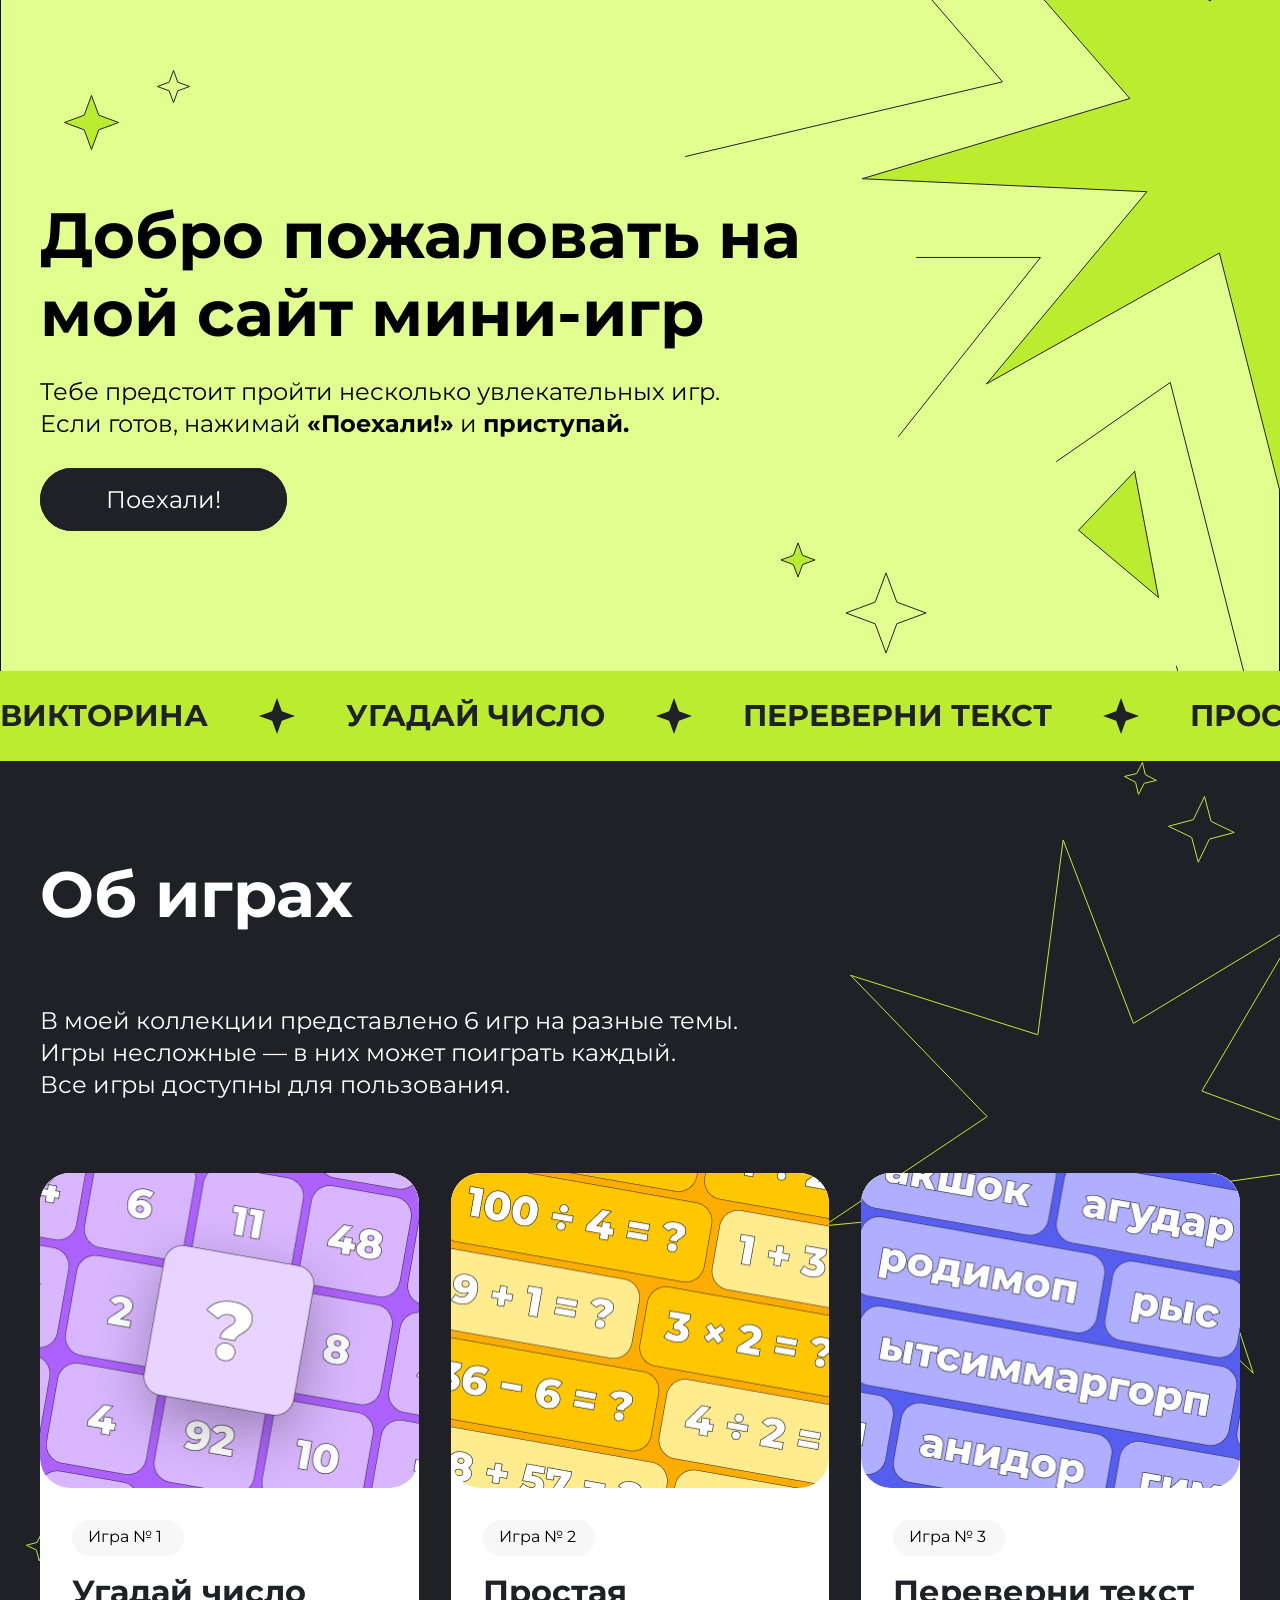
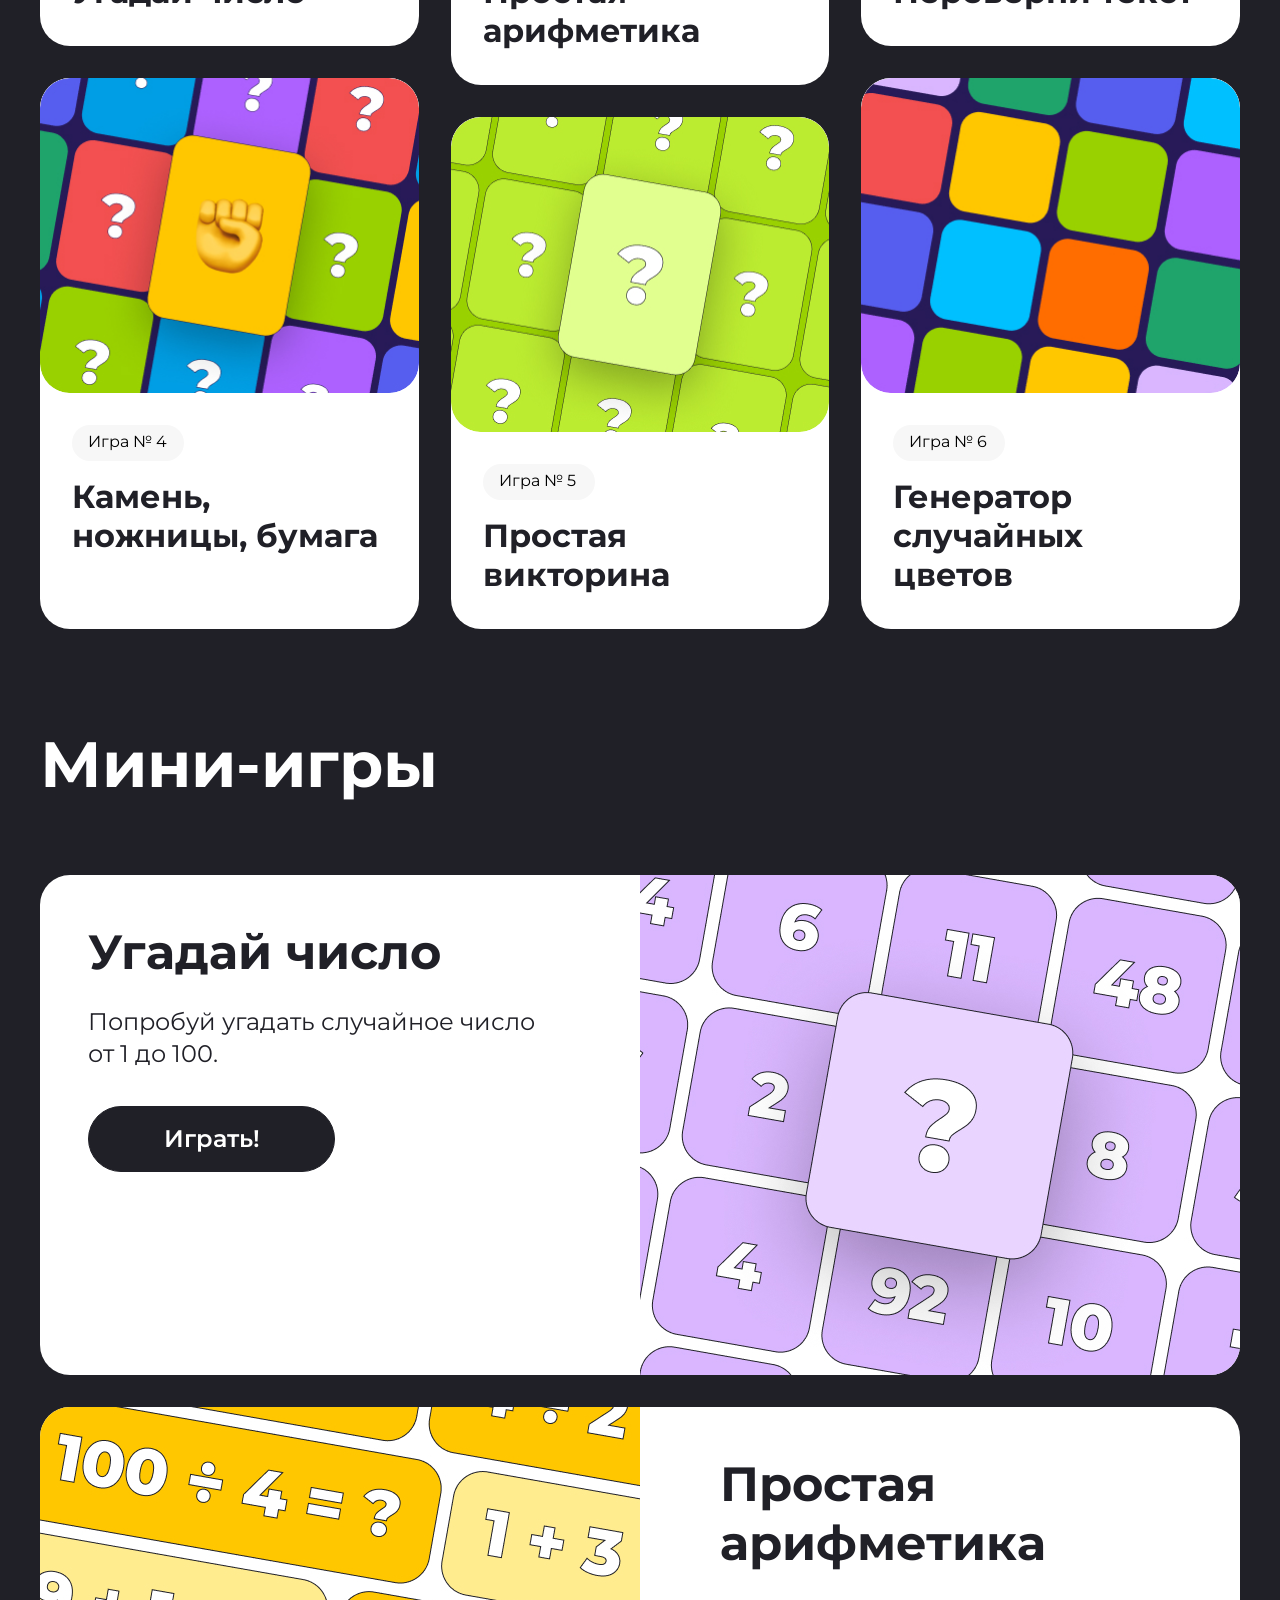
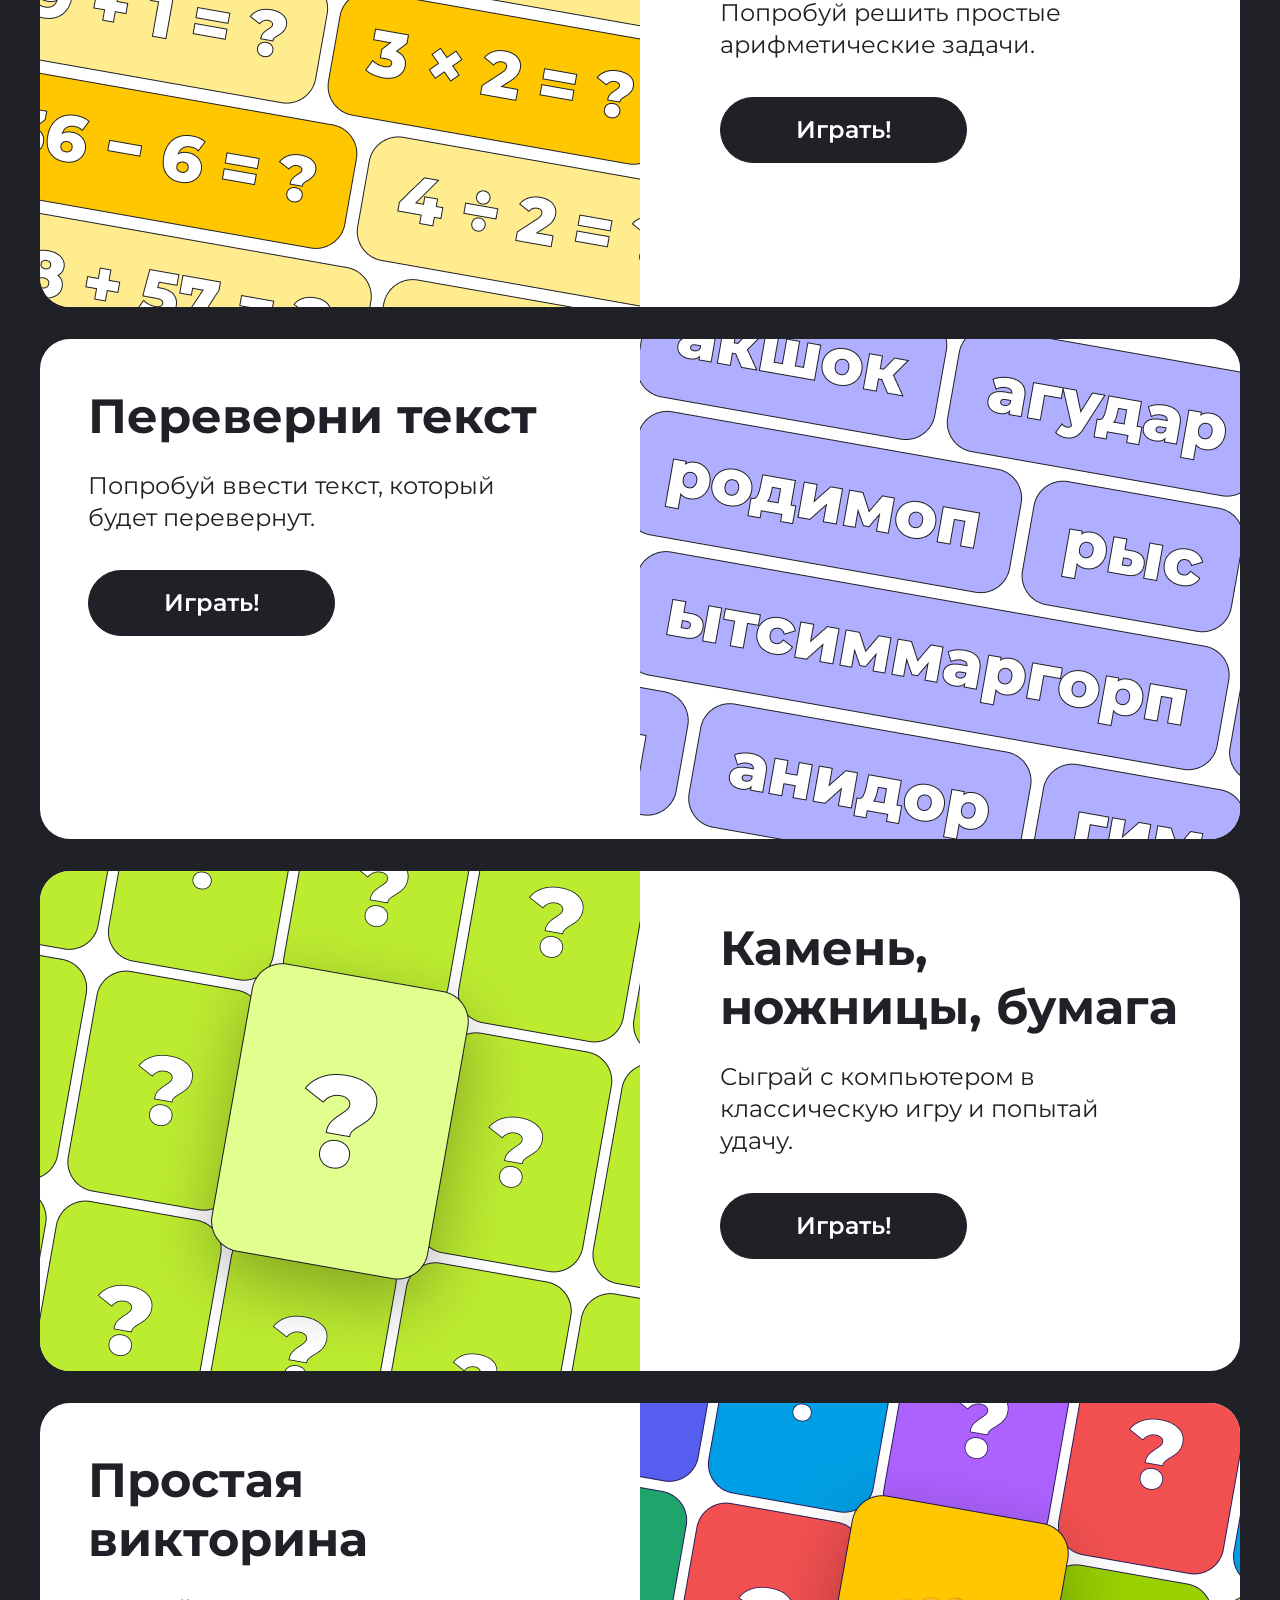
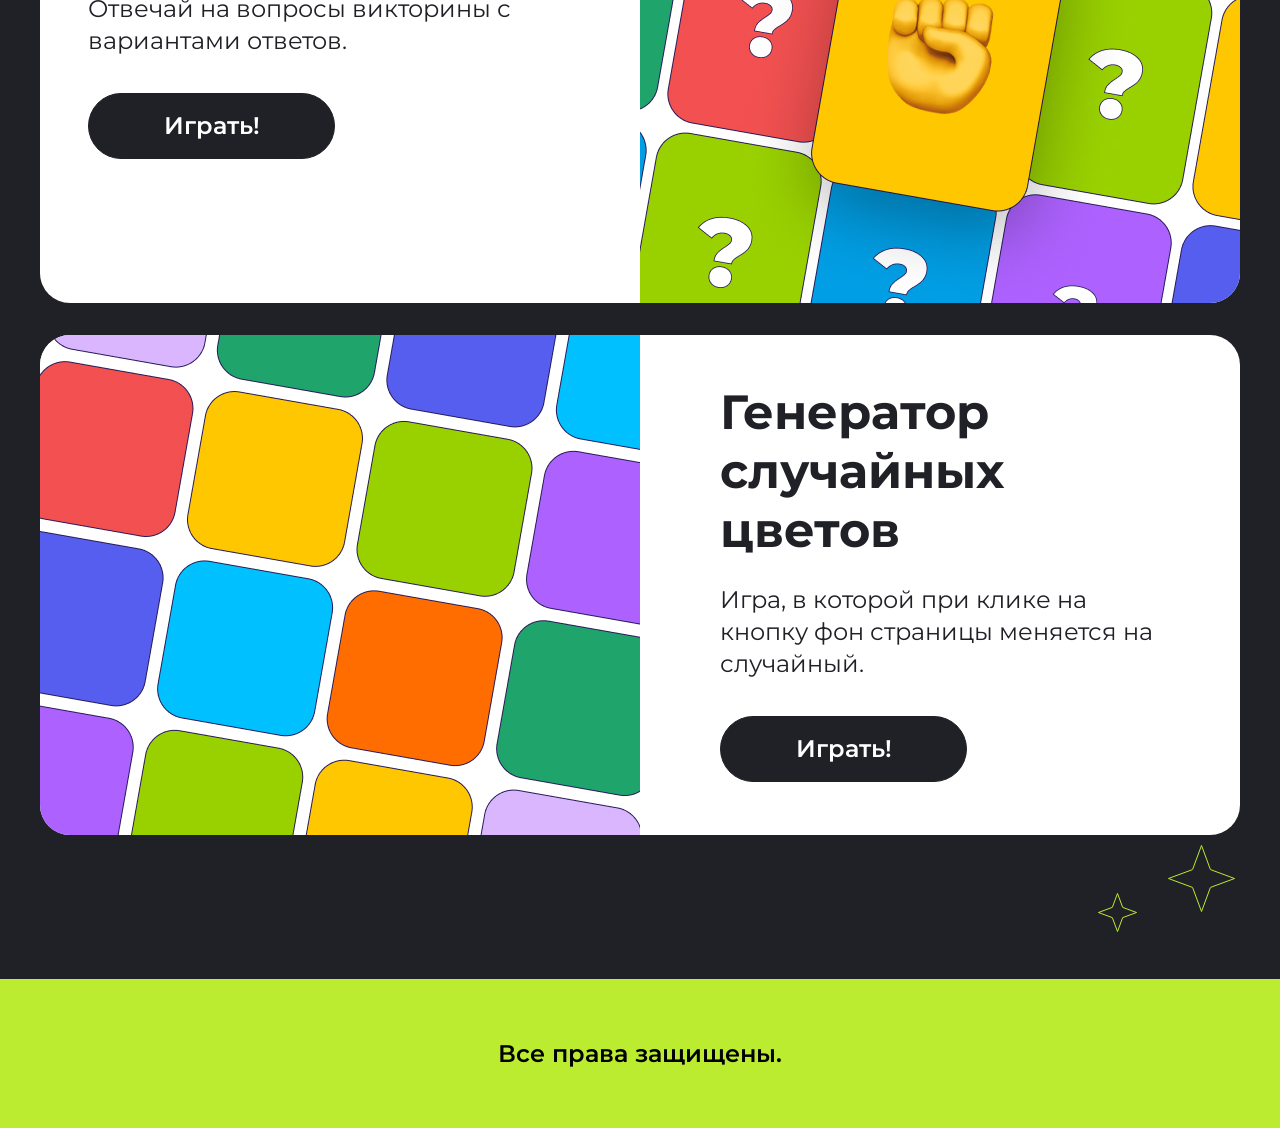
<file: index.html>
<!DOCTYPE html>
<html lang="ru">

<head>
    <meta charset="UTF-8">
    <meta name="viewport" content="width=device-width, initial-scale=1.0">
    <title>Homework 1</title>
    <link rel="stylesheet" href="./index.css">
    <link rel="preconnect" href="https://fonts.googleapis.com">
    <link rel="preconnect" href="https://fonts.gstatic.com" crossorigin>
    <link href="https://fonts.googleapis.com/css2?family=Montserrat:ital,wght@0,100..900;1,100..900&display=swap"
        rel="stylesheet">
    <meta name="viewport" content="width=device-width, initial-scale=1.0">
    <link rel="stylesheet" href="./mobail.css">
</head>

<body>
    <div class="hero center ">
        <svg class="hero__blok-star" width="128" height="82" viewBox="0 0 128 82" fill="none"
            xmlns="http://www.w3.org/2000/svg">
            <path
                d="M35.7285 45.9756L35.8086 46.1914L36.0244 46.2715L55.5586 53.5L36.0244 60.7285L35.8086 60.8086L35.7285 61.0244L28.5 80.5586L21.2715 61.0244L21.1914 60.8086L20.9756 60.7285L1.44043 53.5L20.9756 46.2715L21.1914 46.1914L21.2715 45.9756L28.5 26.4404L35.7285 45.9756Z"
                fill="#BCEC30" stroke="#202027" />
            <path
                d="M114.758 12.9473L114.838 13.1621L115.053 13.2422L126.559 17.5L115.053 21.7578L114.838 21.8379L114.758 22.0527L110.5 33.5586L106.242 22.0527L106.162 21.8379L105.947 21.7578L94.4404 17.5L105.947 13.2422L106.162 13.1621L106.242 12.9473L110.5 1.44043L114.758 12.9473Z"
                stroke="#202027" />
        </svg>
        <svg class="hero__mobile-star1" width="75" height="68" viewBox="0 0 75 68" fill="none"
            xmlns="http://www.w3.org/2000/svg">
            <path
                d="M21.7578 45.9473L21.8379 46.1621L22.0527 46.2422L33.5586 50.5L22.0527 54.7578L21.8379 54.8379L21.7578 55.0527L17.5 66.5586L13.2422 55.0527L13.1621 54.8379L12.9473 54.7578L1.44043 50.5L12.9473 46.2422L13.1621 46.1621L13.2422 45.9473L17.5 34.4404L21.7578 45.9473Z"
                fill="#BCEC30" stroke="#202027" />
            <path
                d="M66.8672 7.83789L66.9473 8.05273L67.1621 8.13281L73.5586 10.5L67.1621 12.8672L66.9473 12.9473L66.8672 13.1621L64.5 19.5586L62.1328 13.1621L62.0527 12.9473L61.8379 12.8672L55.4404 10.5L61.8379 8.13281L62.0527 8.05273L62.1328 7.83789L64.5 1.44043L66.8672 7.83789Z"
                stroke="#202027" />
        </svg>

        <svg class="hero__blok-big-star" width="1075" height="1131" viewBox="0 0 1075 1131" fill="none"
            xmlns="http://www.w3.org/2000/svg">
            <path d="M241.293 323.457L317.5 411.837L0.5 486.457" stroke="#202027" stroke-linecap="round" />
            <path
                d="M708.182 381.863C717.611 384.488 980.016 495.421 980.016 495.421L701.611 525.305L877.494 751.117L629.536 596.869L604.272 858.313L534.384 582.988L301.438 713.95L461.905 521.723L177.13 508.746L444.803 428.483L245.904 199.416L525.536 330.96L589.531 77.147L618.268 331.505L872.98 156.059L708.182 381.863Z"
                fill="#BCEC30" stroke="#202027" stroke-miterlimit="10" stroke-linecap="round" />
            <path d="M231.582 587.457H355.5L213.5 766.457" stroke="#202027" stroke-linecap="round" />
            <path d="M371.5 791.502L485.26 712.457L591.382 1130.46" stroke="#202027" stroke-linecap="round" />
            <path d="M449.659 801.457L393.5 860.222L473.5 927.457L449.659 801.457Z" fill="#BCEC30" stroke="#202027"
                stroke-linecap="round" />
            <path d="M491.5 996.457L525.5 1120.46" stroke="#202027" stroke-linecap="round" />
            <path
                d="M117.527 885.134L117.607 885.349L117.823 885.429L130.059 889.957L117.823 894.484L117.607 894.564L117.527 894.78L113 907.015L108.473 894.78L108.393 894.564L108.177 894.484L95.9404 889.957L108.177 885.429L108.393 885.349L108.473 885.134L113 872.897L117.527 885.134Z"
                fill="#BCEC30" stroke="#202027" />
            <path
                d="M211.74 931.922L211.819 932.137L212.035 932.217L241.059 942.957L212.035 953.697L211.819 953.776L211.74 953.992L201 983.015L190.26 953.992L190.181 953.776L189.965 953.697L160.94 942.957L189.965 932.217L190.181 932.137L190.26 931.922L201 902.897L211.74 931.922Z"
                stroke="#202027" />
        </svg>
        <svg class="hero__mobile-star" width="160" height="155" viewBox="0 0 160 155" fill="none"
            xmlns="http://www.w3.org/2000/svg">
            <path
                d="M163.245 10.1084C166.091 10.8901 245.303 43.9262 245.303 43.9262L161.261 52.8255L214.355 120.072L139.504 74.1374L131.878 151.995L110.781 70.0034L40.4614 109.004L88.9017 51.7588L2.93664 47.8942L83.7388 23.992L23.6975 -44.2244L108.11 -5.0504L127.428 -80.6361L136.103 -4.88818L212.993 -57.1361L163.245 10.1084Z"
                fill="#BCEC30" stroke="#202027" stroke-miterlimit="10" stroke-linecap="round" />
        </svg>

        <div class="hero__blok ">
            <h1 class="hero__title">Добро пожаловать на мой сайт мини-игр</h1>
            <p class="hero__paragraph">Тебе предстоит пройти несколько увлекательных игр. Если готов, нажимай <span
                    class="hero__accent">«Поехали!»</span> и
                <span class="hero__accent">приступай.</span>
            </p>
            <a href="#games" class="button">Поехали!</a>
        </div>
        <svg class="hero__mobile-star3" width="70" height="64" viewBox="0 0 70 64" fill="none"
            xmlns="http://www.w3.org/2000/svg">
            <path
                d="M10.9619 6.74316L11.042 6.95801L11.2568 7.03809L16.5586 9L11.2568 10.9619L11.042 11.042L10.9619 11.2568L9 16.5586L7.03809 11.2568L6.95801 11.042L6.74316 10.9619L1.44043 9L6.74316 7.03809L6.95801 6.95801L7.03809 6.74316L9 1.44043L10.9619 6.74316Z"
                fill="#BCEC30" stroke="#202027" />
            <path
                d="M55.2949 38.1289L55.3711 38.3457L55.5859 38.4287L68.6201 43.5L55.5859 48.5713L55.3711 48.6543L55.2949 48.8711L50.5 62.4932L45.7051 48.8711L45.6289 48.6543L45.4141 48.5713L32.3789 43.5L45.4141 38.4287L45.6289 38.3457L45.7051 38.1289L50.5 24.5059L55.2949 38.1289Z"
                stroke="#202027" />
        </svg>

    </div>
    <div class="games-line">
        <div class="games-line__track">
            <!-- ЧАСТЬ 1 -->
            <div class="games-line__content">
                <span>Викторина</span>
                <span class="star">
                    <svg width="36" height="36" viewBox="0 0 36 36" fill="none" xmlns="http://www.w3.org/2000/svg">
                        <path
                            d="M18 0L22.8616 13.1384L36 18L22.8616 22.8616L18 36L13.1384 22.8616L0 18L13.1384 13.1384L18 0Z"
                            fill="#202027" />
                    </svg>
                </span>
                <span>Угадай число</span>
                <span class="star">
                    <svg width="36" height="36" viewBox="0 0 36 36" fill="none" xmlns="http://www.w3.org/2000/svg">
                        <path
                            d="M18 0L22.8616 13.1384L36 18L22.8616 22.8616L18 36L13.1384 22.8616L0 18L13.1384 13.1384L18 0Z"
                            fill="#202027" />
                    </svg>
                </span>
                <span>Переверни текст</span>
                <span class="star">
                    <svg width="36" height="36" viewBox="0 0 36 36" fill="none" xmlns="http://www.w3.org/2000/svg">
                        <path
                            d="M18 0L22.8616 13.1384L36 18L22.8616 22.8616L18 36L13.1384 22.8616L0 18L13.1384 13.1384L18 0Z"
                            fill="#202027" />
                    </svg>
                </span>
                <span>Простая арифметика</span>
                <span class="star">
                    <svg width="36" height="36" viewBox="0 0 36 36" fill="none" xmlns="http://www.w3.org/2000/svg">
                        <path
                            d="M18 0L22.8616 13.1384L36 18L22.8616 22.8616L18 36L13.1384 22.8616L0 18L13.1384 13.1384L18 0Z"
                            fill="#202027" />
                    </svg>
                </span>
                <span>Камень, ножницы, бумага</span>
                <span class="star">
                    <svg width="36" height="36" viewBox="0 0 36 36" fill="none" xmlns="http://www.w3.org/2000/svg">
                        <path
                            d="M18 0L22.8616 13.1384L36 18L22.8616 22.8616L18 36L13.1384 22.8616L0 18L13.1384 13.1384L18 0Z"
                            fill="#202027" />
                    </svg>
                </span>
                <span>Генератор случайных цветов</span>
                <span class="star">
                    <svg width="36" height="36" viewBox="0 0 36 36" fill="none" xmlns="http://www.w3.org/2000/svg">
                        <path
                            d="M18 0L22.8616 13.1384L36 18L22.8616 22.8616L18 36L13.1384 22.8616L0 18L13.1384 13.1384L18 0Z"
                            fill="#202027" />
                    </svg>
                </span>
            </div>
            <!-- ЧАСТЬ 2 -->
            <div class="games-line__content" aria-hidden="true">
                <span>Викторина</span>
                <span class="star">
                    <svg width="36" height="36" viewBox="0 0 36 36" fill="none" xmlns="http://www.w3.org/2000/svg">
                        <path
                            d="M18 0L22.8616 13.1384L36 18L22.8616 22.8616L18 36L13.1384 22.8616L0 18L13.1384 13.1384L18 0Z"
                            fill="#202027" />
                    </svg>
                </span>
                <span>Угадай число</span>
                <span class="star">
                    <svg width="36" height="36" viewBox="0 0 36 36" fill="none" xmlns="http://www.w3.org/2000/svg">
                        <path
                            d="M18 0L22.8616 13.1384L36 18L22.8616 22.8616L18 36L13.1384 22.8616L0 18L13.1384 13.1384L18 0Z"
                            fill="#202027" />
                    </svg>
                </span>
                <span>Переверни текст</span>
                <span class="star">
                    <svg width="36" height="36" viewBox="0 0 36 36" fill="none" xmlns="http://www.w3.org/2000/svg">
                        <path
                            d="M18 0L22.8616 13.1384L36 18L22.8616 22.8616L18 36L13.1384 22.8616L0 18L13.1384 13.1384L18 0Z"
                            fill="#202027" />
                    </svg>
                </span>
                <span>Простая арифметика</span>
                <span class="star">
                    <svg width="36" height="36" viewBox="0 0 36 36" fill="none" xmlns="http://www.w3.org/2000/svg">
                        <path
                            d="M18 0L22.8616 13.1384L36 18L22.8616 22.8616L18 36L13.1384 22.8616L0 18L13.1384 13.1384L18 0Z"
                            fill="#202027" />
                    </svg>
                </span>
                <span>Камень, ножницы, бумага</span>
                <span class="star">
                    <svg width="36" height="36" viewBox="0 0 36 36" fill="none" xmlns="http://www.w3.org/2000/svg">
                        <path
                            d="M18 0L22.8616 13.1384L36 18L22.8616 22.8616L18 36L13.1384 22.8616L0 18L13.1384 13.1384L18 0Z"
                            fill="#202027" />
                    </svg>
                </span>
                <span>Генератор случайных цветов</span>
                <span class="star">
                    <svg width="36" height="36" viewBox="0 0 36 36" fill="none" xmlns="http://www.w3.org/2000/svg">
                        <path
                            d="M18 0L22.8616 13.1384L36 18L22.8616 22.8616L18 36L13.1384 22.8616L0 18L13.1384 13.1384L18 0Z"
                            fill="#202027" />
                    </svg>
                </span>
            </div>
        </div>
    </div>
    <div class="hero-black center">
        <div class="hero-black__about-games">
            <div class="hero-black__title-blok" id="games">
                <h2 class="hero-black__title">Об играх</h2>
                <p class="hero-black__paragraph">В моей коллекции представлено 6 игр на разные темы.
                </p>
                <p class="hero-black__paragraph">Игры несложные — в
                    них может поиграть каждый.
                </p>
                <p class="hero-black__paragraph">Все игры доступны для пользования.</p>
                <svg class="hero-black__star hero-black__star_size_large" width="458" height="567" viewBox="0 0 458 567"
                    fill="none" xmlns="http://www.w3.org/2000/svg">
                    <path
                        d="M311.162 184.877L311.375 185.435L311.886 185.126L479.433 83.8166L380.125 252.557L379.822 253.073L380.383 253.28L564.053 321.108L370.209 348.674L369.617 348.758L369.804 349.326L431.29 535.214L288.88 400.849L288.444 400.439L288.117 400.94L181.119 564.91L197.379 369.793L197.429 369.197L196.833 369.254L1.9221 387.833L164.611 278.892L165.107 278.56L164.691 278.129L28.6398 137.326L215.247 196.597L215.818 196.778L215.895 196.186L241.152 2.02586L311.162 184.877Z"
                        stroke="#BCEC30" />
                </svg>
            </div>

            <svg class="hero-black__star hero-black__star_size_small" width="71" height="108" viewBox="0 0 71 108"
                fill="none" xmlns="http://www.w3.org/2000/svg">
                <path
                    d="M19.7299 11.9161L19.7892 12.1375L19.9965 12.2377L29.7633 16.9489L19.282 19.7301L19.0596 19.7894L18.9593 19.9966L14.2472 29.7633L11.467 19.2821L11.4077 19.0597L11.2015 18.9596L1.43379 14.2474L11.9159 11.4672L12.1374 11.4079L12.2375 11.2016L16.9487 1.43382L19.7299 11.9161Z"
                    stroke="#BCEC30" />
                <path
                    d="M50.8359 73.7682L50.8952 73.9906L51.1025 74.0899L69.02 82.7341L49.7917 87.8361L49.5692 87.8953L49.469 88.1026L40.8248 106.02L35.7228 86.7917L35.6645 86.5694L35.4573 86.4692L17.5387 77.8248L36.7681 72.7229L36.9905 72.6647L37.0897 72.4573L45.734 54.5388L50.8359 73.7682Z"
                    stroke="#BCEC30" />
            </svg>
            <div class="hero-black__blocs">
                <a class="hero-black__number hero-black__number_1" href="#game-1">
                    <img class="hero-black__img" src="./img/1.jpg" alt="Угадай число">
                    <p class="hero-black__mini-paragraph">Игра № 1</p>
                    <p class="hero-black__big-paragraph">Угадай число</p>
                </a>

                <a class="hero-black__number hero-black__number_2" href="#game-2">
                    <img class="hero-black__img" src="./img/2.jpg" alt="Простая арифметика">
                    <p class="hero-black__mini-paragraph">Игра № 2</p>
                    <p class="hero-black__big-paragraph">Простая арифметика</p>
                </a>

                <a class="hero-black__number hero-black__number_3" href="#game-3">
                    <img class="hero-black__img" src="./img/3.jpg" alt="Переверни текст">
                    <p class="hero-black__mini-paragraph">Игра № 3</p>
                    <p class="hero-black__big-paragraph">Переверни текст</p>
                </a>

                <a class="hero-black__number hero-black__number_4" href="#game-4">
                    <img class="hero-black__img" src="./img/4.jpg" alt="Простой калькулятор">
                    <p class="hero-black__mini-paragraph">Игра № 4</p>
                    <p class="hero-black__big-paragraph">Камень, ножницы, бумага</p>
                </a>

                <a class="hero-black__number hero-black__number_5" href="#game-5">
                    <img class="hero-black__img" src="./img/5.jpg" alt="Собери слово">
                    <p class="hero-black__mini-paragraph">Игра № 5</p>
                    <p class="hero-black__big-paragraph">Простая викторина</p>
                </a>

                <a class="hero-black__number hero-black__number_6" href="#game-6">
                    <img class="hero-black__img" src="./img/6.jpg" alt="Генератор случайных цветов">
                    <p class="hero-black__mini-paragraph">Игра № 6</p>
                    <p class="hero-black__big-paragraph">Генератор случайных цветов</p>
                </a>
            </div>

        </div>
        <div class="hero-black__mini-games">
            <svg class="hero-black__star hero-black__mini-games-star hero-black__mini-games-star--1" width="113"
                height="103" viewBox="0 0 113 103" fill="none" xmlns="http://www.w3.org/2000/svg">
                <path
                    d="M88.0338 60.13L88.0921 60.3523L88.2993 60.4525L111.218 71.5082L86.6228 78.0339L86.4004 78.0922L86.3012 78.2995L75.2446 101.218L68.7198 76.6229L68.6606 76.4005L68.4532 76.3013L45.5351 65.2447L70.1298 58.7199L70.3522 58.6607L70.4524 58.4534L81.5081 35.5352L88.0338 60.13Z"
                    stroke="#BCEC30" />
                <path
                    d="M22.2469 13.4283L22.2998 13.6524L22.5041 13.7585L33.446 19.4276L21.4491 22.2469L21.2251 22.2997L21.119 22.504L15.4488 33.4458L12.6306 21.449L12.5777 21.225L12.3734 21.1189L1.43062 15.4486L13.4284 12.6305L13.6524 12.5776L13.7585 12.3734L19.4278 1.43043L22.2469 13.4283Z"
                    stroke="#BCEC30" />
            </svg>
            <h3 class="hero-black__title">Мини-игры</h3>


            <div class="hero-black__blocs-games">
                <!-- КАРТОЧКА ИГРЫ № 1 -->
                <div class="hero-black__big-blocs-games" id="game-1">
                    <img class="hero-black__game-img" src="./img/1.1.jpg" alt="Угадай число">
                    <div class="hero-black__content-games">
                        <p class="hero-black__paragrap1-mini-games">Угадай число</p>
                        <p class="hero-black__paragrap-mini-games">Попробуй угадать случайное число от 1 до 100.</p>
                        <button id="guessNumber"  class="button-play">Играть!</button>
                    </div>
                </div>
                <!-- КАРТОЧКА ИГРЫ № 2 -->
                <div class="hero-black__big-blocs-games" id="game-2">
                    <img class="hero-black__game-img" src="./img/1.2.jpg" alt="Простая арифметика">
                    <div class="hero-black__content-games">
                        <p class="hero-black__paragrap1-mini-games">Простая арифметика</p>
                        <p class="hero-black__paragrap-mini-games">Попробуй решить простые арифметические задачи.</p>
                        <button id="simpleArithmetic" class="button-play">Играть!</button>
                    </div>
                </div>
                <!-- КАРТОЧКА ИГРЫ № 3 -->
                <div class="hero-black__big-blocs-games" id="game-3">
                    <img class="hero-black__game-img" src="./img/1.3.jpg" alt="Переверни текст">
                    <div class="hero-black__content-games">
                        <p class="hero-black__paragrap1-mini-games">Переверни текст</p>
                        <p class="hero-black__paragrap-mini-games">Попробуй ввести текст, который будет перевернут.</p>
                        <button id="invertedText" class="button-play">Играть!</button>
                    </div>
                </div>
                <!-- КАРТОЧКА ИГРЫ № 4 -->
                <div class="hero-black__big-blocs-games" id="game-4">
                    <img class="hero-black__game-img" src="./img/1.4.jpg" alt="Камень, ножницы, бумага">
                    <div class="hero-black__content-games">
                        <p class="hero-black__paragrap1-mini-games">Камень, ножницы, бумага</p>
                        <p class="hero-black__paragrap-mini-games">Сыграй с компьютером в классическую игру и попытай
                            удачу.</p>
                        <button id="RockPaperScissors" class="button-play">Играть!</button>
                    </div>
                </div>
                <!-- КАРТОЧКА ИГРЫ № 5 -->
                <div class="hero-black__big-blocs-games" id="game-5">
                    <img class="hero-black__game-img" src="./img/1.5jpg.jpg" alt="Простая викторина">
                    <div class="hero-black__content-games">
                        <p class="hero-black__paragrap1-mini-games">Простая викторина</p>
                        <p class="hero-black__paragrap-mini-games">Отвечай на вопросы викторины с вариантами ответов.
                        </p>
                        <button id="AsimpleGuiz" class="button-play">Играть!</button>
                    </div>
                </div>
                <!-- КАРТОЧКА ИГРЫ № 6 -->
                <div class="hero-black__big-blocs-games" id="game-6">
                    <img class="hero-black__game-img" src="./img/1.6.jpg" alt="Генератор случайных цветов">
                    <div class="hero-black__content-games">
                        <p class="hero-black__paragrap1-mini-games">Генератор случайных цветов</p>
                        <p class="hero-black__paragrap-mini-games">Игра, в которой при клике на кнопку фон страницы
                            меняется на случайный.</p>
                        <button id="colorChange" class="button-play">Играть!</button>
                    </div>
                </div>
                <svg class="hero-black__star hero-black__mini-games-star hero-black__mini-games-star--2" width="139"
                    height="89" viewBox="0 0 139 89" fill="none" xmlns="http://www.w3.org/2000/svg">
                    <path
                        d="M113.35 25.3555L113.429 25.5713L113.645 25.6504L137.559 34.5L113.645 43.3496L113.429 43.4287L113.35 43.6445L104.5 67.5586L95.6504 43.6445L95.5713 43.4287L95.3555 43.3496L71.4404 34.5L95.3555 25.6504L95.5713 25.5713L95.6504 25.3555L104.5 1.44043L113.35 25.3555Z"
                        stroke="#BCEC30" />
                    <path
                        d="M25.5684 63.1367L25.6475 63.3525L25.8633 63.4316L39.5586 68.5L25.8633 73.5684L25.6475 73.6475L25.5684 73.8633L20.5 87.5586L15.4316 73.8633L15.3525 73.6475L15.1367 73.5684L1.44043 68.5L15.1367 63.4316L15.3525 63.3525L15.4316 63.1367L20.5 49.4404L25.5684 63.1367Z"
                        stroke="#BCEC30" />
                </svg>

            </div>

        </div>
        <footer class="hero-black__footer">
            <p class="hero-black__footer-paragraph">Все права защищены.</p>
        </footer>
    </div>
    <!-- Подключение JS-файла -->
    <script src="games.js" ></script> 
    <!-- <script src="./scriptDZ.js" ></script> 
    <script src="./script.js"  ></script> 
     -->
</body>

</html>
</file>
<file: index.css>
/* Обнуление базовых стилей для всех элементов */
* {
    /* Убираем внутренние отступы */
    padding: 0;
    /* Убираем внешние отступы */
    margin: 0;
    /* Убираем границы */
    border: 0;
}
/* Подключаем box-sizing: border-box для всех элементов и псевдоэлементов */
*, *::before, *::after {
    /* Для Firefox */
    -moz-box-sizing: border-box;
    /* Для старых WebKit-браузеров */
    -webkit-box-sizing: border-box;
    /* Ширина и высота включают padding и border */
    box-sizing: border-box;
}
/* Убираем обводку у элементов в фокусе и активном состоянии */
:focus, :active {
    outline: none;
}
/* Убираем обводку у ссылок в фокусе и активном состоянии */
a:focus, a:active {
    outline: none;
}
/* Делаем HTML5-семантические элементы блочными */
nav, footer, header, aside {
    display: block;
}
/* Базовые настройки html и body */
html, body {
    /* Высота на весь экран */
    height: 100%;
    /* Ширина на весь экран */
    width: 100%;
    /* Базовый размер шрифта */
    font-size: 100%;
    /* Базовая высота строки */
    line-height: 1;
    /* Устанавливаем размер шрифта 14px */
    font-size: 14px;
    /* Запрещаем автоувеличение текста в IE */
    -ms-text-size-adjust: 100%;
    /* Запрещаем автоувеличение текста в Firefox */
    -moz-text-size-adjust: 100%;
    /* Запрещаем автоувеличение текста в Safari/iOS */
    -webkit-text-size-adjust: 100%;
}
/* Наследуем шрифт для форм */
input, button, textarea {
    font-family: inherit;
}
/* Убираем крестик очистки в input у IE */
input::-ms-clear {
    display: none;
}
/* Показываем курсор-указатель при наведении на кнопку */
button {
    cursor: pointer;
}
/* Убираем внутренний отступ и рамку у кнопок в Firefox */
button::-moz-focus-inner {
    padding: 0;
    border: 0;
}
/* Убираем подчеркивание у ссылок и посещённых ссылок */
a, a:visited {
    text-decoration: none;
}
/* Убираем подчеркивание при наведении на ссылку */
a:hover {
    text-decoration: none;
}
/* Убираем маркеры у элементов списка */
ul li {
    list-style: none;
}
/* Убираем лишний отступ у изображений */
img {
    vertical-align: top;
}
/* Сбрасываем стили заголовков */
h1, h2, h3, h4, h5, h6 {
    /* Наследуем размер шрифта */
    font-size: inherit;
    /* Устанавливаем обычную жирность */
    font-weight: 400;
}

html {
    scroll-behavior: smooth;
}


.center {
    padding-left: calc(50% - 600px);
    padding-right: calc(50% - 600px);
}
a, button, input {
    font-family: "Montserrat", "sans-serif";
}
body {
    font-family: "Montserrat", "sans-serif";
}
.hero__blok-star {
    position: absolute;
    top: 69px;
    left: 63px;
}
.hero__blok-big-star {
    position: absolute;
    top: 0;
    right: 0;
    z-index: 1;
    top: -330px;
    right: 0px;
    right: -480px;
}
.hero__mobile-star1{
    display: none;
}
.hero__mobile-star{
    display: none;
}
.hero__mobile-star3{
    display: none;
}

.hero__blok-mini-star {
    top: 69px;
    position: absolute;
}
.hero-black__star {
    position: absolute;
    z-index: 1;
}
.hero-black__star_size_large {
    right: 0;
    top: 77px;
}
.hero-black__star_size_small {
    left: 25px;
    top: 770px;
}
.hero {
    background-image: url(./img/fon.jpg);
    background-repeat: no-repeat;
    background-size: cover;
    background-position: center;
    position: relative;
    overflow: hidden;
}
.hero__blok {
    padding-top: 196px;
    padding-bottom: 159px;
    max-width: 769px;
    position: relative;
    z-index: 2;
}
.hero__title {
    max-width: 769px;
    font-style: normal;
    font-weight: 700;
    font-size: 64px;
    line-height: 78px;
    margin-bottom: 24px;
}
.hero__paragraph {
    width: 720px;
    height: 64px;
    font-style: normal;
    font-weight: 400;
    font-size: 24px;
    line-height: 32px;
    margin-bottom: 48px;
}
.hero__accent {
    font-weight: bold;
}
.button {
    padding: 16px 65px;
    background: #202027;
    border: 1px solid #202027;
    border-radius: 60px;
    color: #fff;
    font: inherit;
    cursor: pointer;
    font-size: 24px;
}

.button:hover {
    background-color: #FFFFFF;
    color: #202027;
}
/* Главный контейнер (как окошко, скрывает всё, что выходит за рамки экрана) */
.games-line {
    width: 100%;
    overflow: hidden;
    /* Свойство, которое скрывает всё, что выходит за границы блока */
    background-color: #BCEC30;
    /* Цвет фона полосы */
    padding: 27px 0;
    /* Отступы сверху и снизу полосы */
}
/* Дорожка, которая будет двигаться */
.games-line__track {
    display: flex;
    width: max-content;
    /* ширина блока будет такой, сколько нужно его содержимому. */
    animation: scroll-left 25s linear infinite;
    /* 25s — скорость. Больше секунд = медленнее */
}
/* Оформление блоков с текстом */
.games-line__content {
    display: flex;
    align-items: center;
    gap: 51px;
    /* Расстояние между текстом и звездочкой */
    padding-right: 51px;
    /* Отступ в конце блока, чтобы он не слипался со вторым */
    flex-shrink: 0;
}
/* 4. Стили для текста игр */
.games-line span {
    white-space: nowrap;
    /* Запрещаем тексту переноситься на новую строку */
    font-size: 30px;
    /* Размер шрифта */
    font-weight: 700;
    /* Жирность */
    color: #202027;
    /* Цвет текста */
    text-transform: uppercase;
    /* Все буквы заглавные */
}
/* 5. Выравнивание звездочки */
.star {
    display: flex;
    align-items: center;
    justify-content: center;
    flex-shrink: 0;
}
/* 6. Сама анимация движения влево */
@keyframes scroll-left {
    from {
        transform: translateX(0);
        /* Старт: полоса стоит на месте */
    }
    to {
        transform: translateX(-50%);
        /* Финиш: сдвигаем ровно на половину (на длину одного блока) */
    }
}
/* Основная часть */
.hero-black {
    padding-top: 94px;
    position: relative;
    background-color: #202027;
    overflow: hidden;
}
.hero-black__title {
    
    height: 78px;
    font-weight: 700;
    font-size: 64px;
    line-height: 78px;
    margin-bottom: 72px;
    color: #FFFFFF;
}
.hero-black__paragraph {
    width: 788px;
    font-weight: 400;
    font-size: 24px;
    line-height: 32px;
    color: #FFFFFF;
}
.hero-black__title-blok {
    margin-bottom: 72px;
}
.hero-black__blocs {
    display: grid;
    /* Создаем ровно 3 колонки одинаковой ширины */
    grid-template-columns: repeat(3, 1fr);
    /* Расстояние между карточками (и по горизонтали, и по вертикали) */
    gap: 32px;
    align-items: start;
    grid-template-rows: repeat(3, auto);
    position: relative;
    z-index: 2;
}
.hero-black__img {
    margin-bottom: 32px;
    border-radius: 30px;
    width: 100%;
    /* Чтобы картинка подстраивалась под размер колонки */
    height: auto;
    /* Чтобы сохранялись пропорции */
    display: block;
    /* Убирает лишний отступ снизу у картинок */
}
.hero-black__number_1 {
    height: 473px;
    grid-row-start: 1;
    grid-row-end: 2;
}
.hero-black__number_2 {
    height: 512px;
    grid-row-start: 1;
    grid-row-end: 3;
}
.hero-black__number_3 {
    height: 473px;
    grid-row-start: 1;
    grid-row-end: 2;
}
.hero-black__number_4 {
    height: 551px;
    grid-row-start: 2;
    grid-row-end: 4;
}
.hero-black__number_5 {
    height: 512px;
    grid-row-start: 3;
    grid-row-end: 4;
}
.hero-black__number_6 {
    height: 551px;
    grid-row-start: 2;
    grid-row-end: 4;
}
.hero-black__mini-paragraph {
    display: flex;
    flex-direction: row;
    align-items: center;
    padding: 8px 16px 10px;
    width: 112px;
    height: 36px;
    background: #F7F7F7;
    border-radius: 52.5825px;
    margin-bottom: 16px;
    font-size: 16px;
    margin-left: 32px;
}
.hero-black__big-paragraph {
    margin-bottom: 36px;
    width: 314px;
    height: 39px;
    font-family: 'Montserrat';
    font-style: normal;
    font-weight: 700;
    font-size: 32px;
    line-height: 39px;
    color: #202027;
    margin-left: 32px;
}
.hero-black__number {
     display: block;/* делает ссылку блочным элементом, чтобы она заняла всю карточку */
    background-color: #FFFFFF;
    border-radius: 30px;
    overflow: hidden; /* Картинки будут идеально скругляться по углам карточки */
    text-decoration: none; /*убирает подчёркивание у ссылки */
    transition: transform 0.3s ease;
    cursor: pointer;
    position: relative;
    z-index: 1;
    color: inherit; /* наследует цвет текста от родителя, чтобы ссылка не стала синей */

}
.hero-black__number:hover {
    transform: scale(1.05);
    z-index: 2; }

.hero-black__img {
    display: block;
    width: 100%;
    height: auto;
}


.hero-black__mini-games {
    margin-top: 96px;
}
.hero-black__big-blocs-games {
    background-color: #FFFFFF;
    display: flex;
    flex-direction: column;
    gap: 32px;
}
.hero-black__paragrap1-mini-games {
    width: 504px;
    height: 59px;
    font-weight: 700;
    font-size: 48px;
    line-height: 59px;
    color: #202027;
}
.hero-black__paragrap-mini-games {
    width: 457px;
    height: 64px;
    font-weight: 400;
    font-size: 24px;
    line-height: 32px;
    color: #202027;
}
.hero-black__blocs-games {
    display: flex;
    flex-direction: column;
    gap: 32px;

}
.hero-black__big-blocs-games {
    display: flex;
    flex-direction: row;
    background-color: #FFFFFF;
    border-radius: 30px;
    overflow: hidden;
    min-height: 500px;
}

/* свойство меняет порядок для нечётных карточек */
.hero-black__big-blocs-games:nth-child(odd) {
    flex-direction: row-reverse;
}

.hero-black__game-img {
    width: 50%;
    /* картинка вписывается в заданный размер блока */
    object-fit: cover; 
   height: 500px; 
    /* Убирает возможный лишний отступ под картинкой*/
     display: block; 
    
   

}

.hero-black__content-games {
    width: 50%;
    padding: 48px;
    display: flex;
    flex-direction: column;
    
}
.hero-black__paragrap1-mini-games {
    width: 100%;
    height: auto;
    font-weight: 700;
    font-size: 48px;
    line-height: 59px;
    color: #202027;
    margin-bottom: 24px;
}

.hero-black__paragrap-mini-games {
    width: 100%;
    height: auto;
    max-width: 457px;
    font-weight: 400;
    font-size: 24px;
    line-height: 32px;
    color: #202027;
    margin-bottom: 36px;

}
.button-play {
    width: 247px;
    height: 66px;
    background: #202027;
    border: 1px solid #202027;
    border-radius: 60px;
    color: #FFFFFF;
    font-weight: 600;
    font-size: 24px;
    line-height: 141.69%;
    

}

.button-play:hover {
    background-color: #FFFFFF;
    color: #202027;
}

/* Footer */

.hero-black__footer {
 
 margin-top: 144px;
    background-color: #BCEC30;
    padding-top: 60px;
    padding-bottom: 60px;

    /* Растягивает футер на всю ширину экрана */
    margin-left: calc(50% - 50vw);
    margin-right: calc(50% - 50vw);

}
.hero-black__footer-paragraph {
    font-weight: 600;
    font-size: 24px;
    line-height: 29px;
    text-align: center;
    color: #000000;
}


.hero-black__mini-games-star {
    position: absolute;
    z-index: 1;
}

.hero-black__mini-games-star--1 {
    right: 44px;
    top: 0;
}

.hero-black__mini-games-star--2 {
    right: 44px;
    bottom: 195px;
}
</file>
<file: mobail.css>
@media (max-width: 767px)
{
    .center {
        padding-left: 16px;
        padding-right: 16px;
    }

   .hero__blok {
    text-align: center;
    padding-top: 222px;
    padding-bottom: 131px;
   }
      .hero__title {
    font-size: 40px;
    line-height: 120%;   /* Изменила со 100% на 120% (или 49px), чтобы буквы разных строк не нализали друг на друга */
    max-width: 290px;     /* Ограничиваем ширину, чтобы текст переносился строго по макету */
    margin: 0 auto 24px;  /* Центрируем заголовок на экране и делаем отступ 24px снизу к абзацу */
   }
   .hero__paragraph {
    /* margin-bottom: 36px;
    font-size: 16px;
    line-height: 100%; */
    width: 100%;
    max-width: 296px;
    height: auto;
    margin: 0 auto 36px;
    font-size: 16px;
    line-height: 20px;

   }
.hero__accent{
    font-size: 16px;
   
}
.button {
    font-size: 16px;
    width: 100%;
        display: inline-block; /* Позволяет задавать ширину, высоту и отступы */
        max-width: 285px;
        display: inline-block;
    

}

/* звезды */
.hero__blok-big-star,
.hero__blok-star {
    display: none;

}

/* --- Бегущая строка (games-line) --- */
    .games-line {
        padding: 16px 0;
    }
    .games-line span {
        font-size: 16px; /* Уменьшаем шрифт бегущей строки */
    }
    .games-line__content {
        gap: 24px;
        padding-right: 24px;
    }
    .star svg {
        width: 20px;
        height: 20px;
    }
    /* звезды две (второй блок) */
    .hero-black__mini-games-star--1,
    .hero-black__star_size_large,
    .hero-black__mini-games-star--2 {
        display:  none;

    }
    .hero-black__about-games {
        display: none;

    }
    /* 
       Основной тёмный блок с мини-играми.
       На мобильной версии убираем верхний отступ,
       чтобы секция начиналась сразу после бегущей строки.
    */
    .hero-black{
        padding-top: 0px;
    }

    /*
       Блок, внутри которого находится заголовок "Мини-игры"
       и карточки игр.
       Убираем большой верхний отступ, который был на десктопе.
    */
    .hero-black__mini-games {
        margin-top: 0;
        
    }
    .hero-black__mini-games .hero-black__title {
        font-size: 40px;
        
        margin-bottom: 48px;
        margin-top: 48px;

    }
    .hero-black__blocs-games {
        display: flex;
        flex-direction: column;
        gap: 24px;
        width: 100%;
    }
    /* Сама карточка игры (делаем вертикальной) */
    .hero-black__big-blocs-games,
    .hero-black__big-blocs-games:nth-child(odd) {
        display: flex;
        flex-direction: column;
        width: 100%;
        min-height: auto;
        border-radius: 30px;
        overflow: hidden;
        background-color: #FFFFFF;
        gap: 0;
    }
    /* Картинка внутри карточки */
    .hero-black__game-img {
        width: 100%;
        height: 284px;
        object-fit: cover;
        display: block;
        border-radius: 30px;
    }
    /* Текстовая часть внутри карточки */
    .hero-black__content-games {
        width: 100%;
        padding: 29px 29px 29px;
        display: flex;
        flex-direction: column;
    }
    /* Заголовок игры */
    .hero-black__paragrap1-mini-games {
        width: 100%;
        height: auto;
        font-size: 32px;
        line-height: 39px;
        font-weight: 700;
        margin-bottom: 16px;
        color: #202027;
    }
     .hero-black__paragrap-mini-games {
        width: 100%;
        height: auto;
        max-width: none;
        font-size: 16px;
        line-height: 20px;
        margin-bottom: 32px;
        color: #202027;
   
    }
     /* Кнопка "Играть!" */
    .button-play {
        width: 100%;
        height: 55px;
        font-size: 16px;
        line-height: 141.69%;
        border-radius: 60px;
    }
    .hero-black__footer {
    margin-top: 10px;
    padding-top: 40px;
    padding-bottom: 40px;
}

.hero-black__footer-paragraph {
    font-size: 16px;
    line-height: 20px;
}
.hero__mobile-star {
        display: block;
        position: absolute;
       
       right: 0;
        z-index: 1;
    }
.hero__mobile-star1 {
    display: block;
        position: absolute;
       left: 37px;
       top: 64px;
        z-index: 1;

}    
.hero__mobile-star3 {
     display: block;
        position: absolute;
       right: 34px;
       bottom: 28px;
        z-index: 1;
}

    

}
</file>
